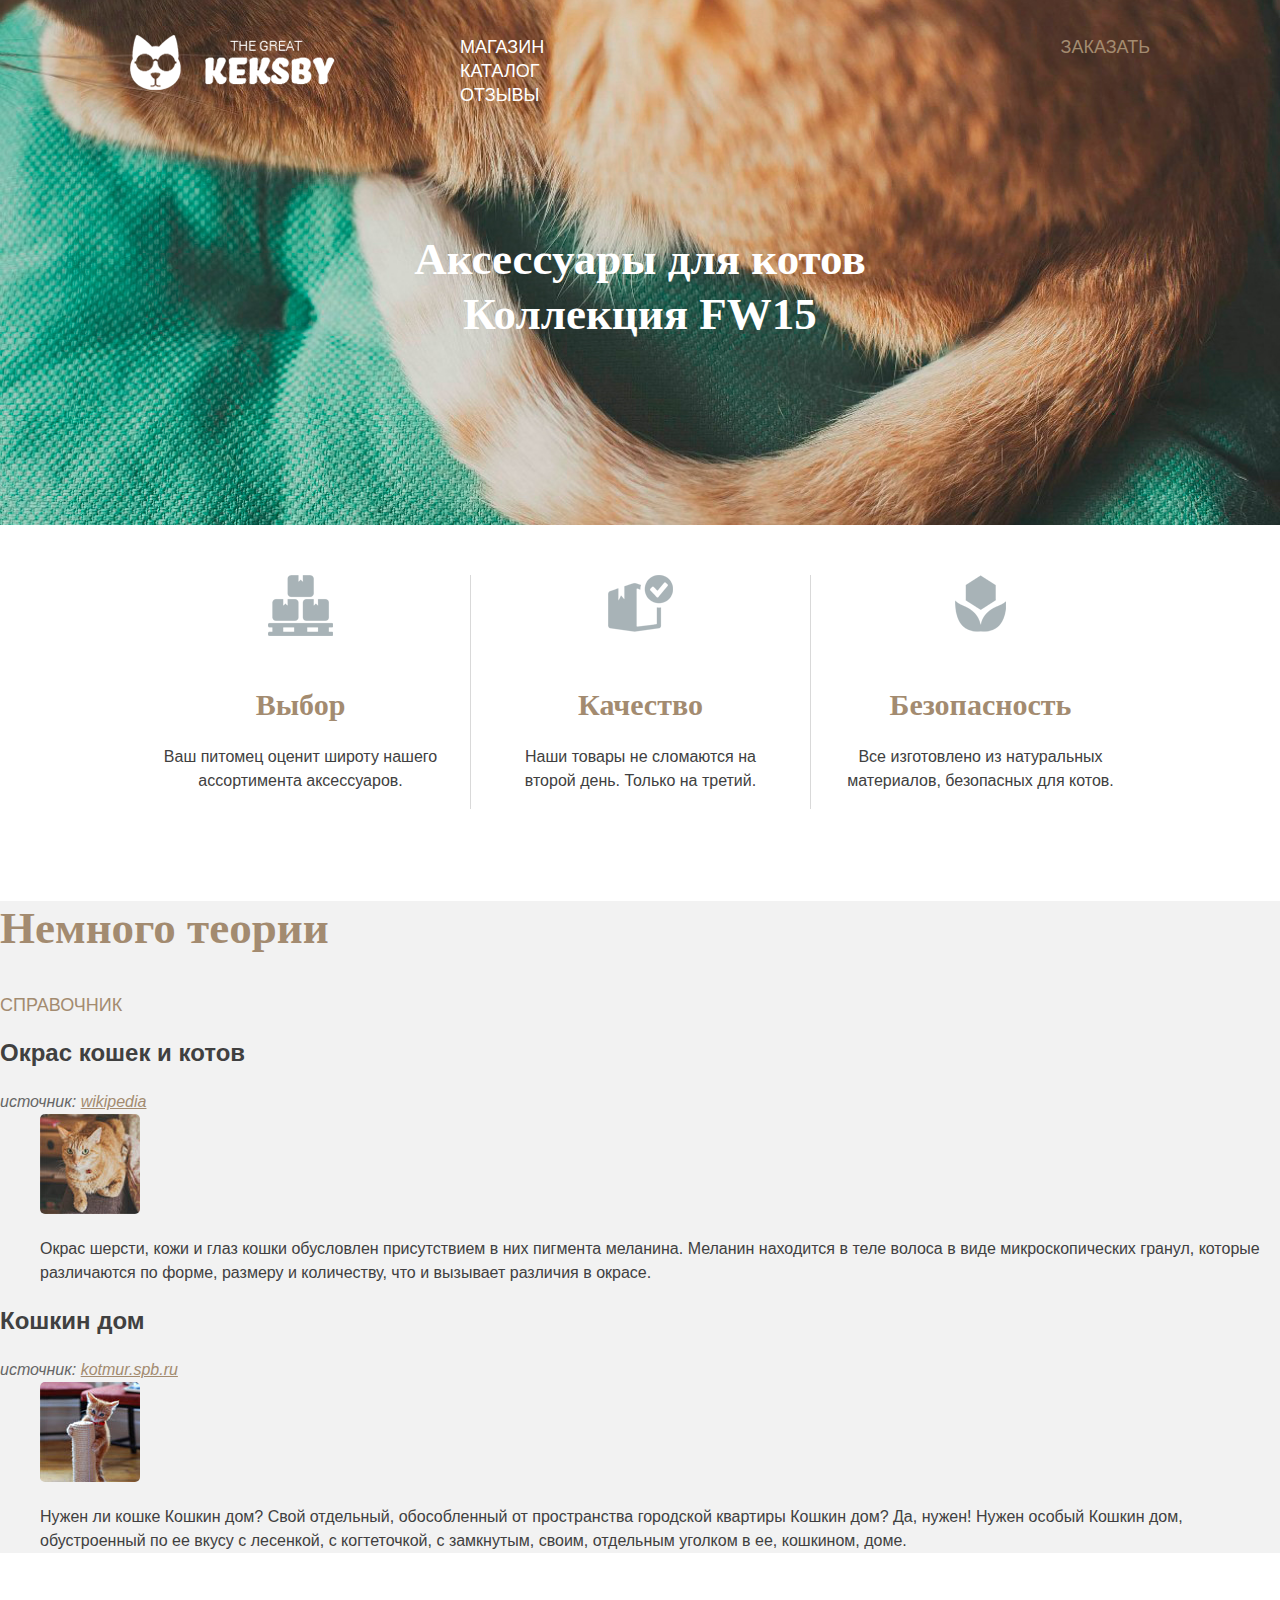
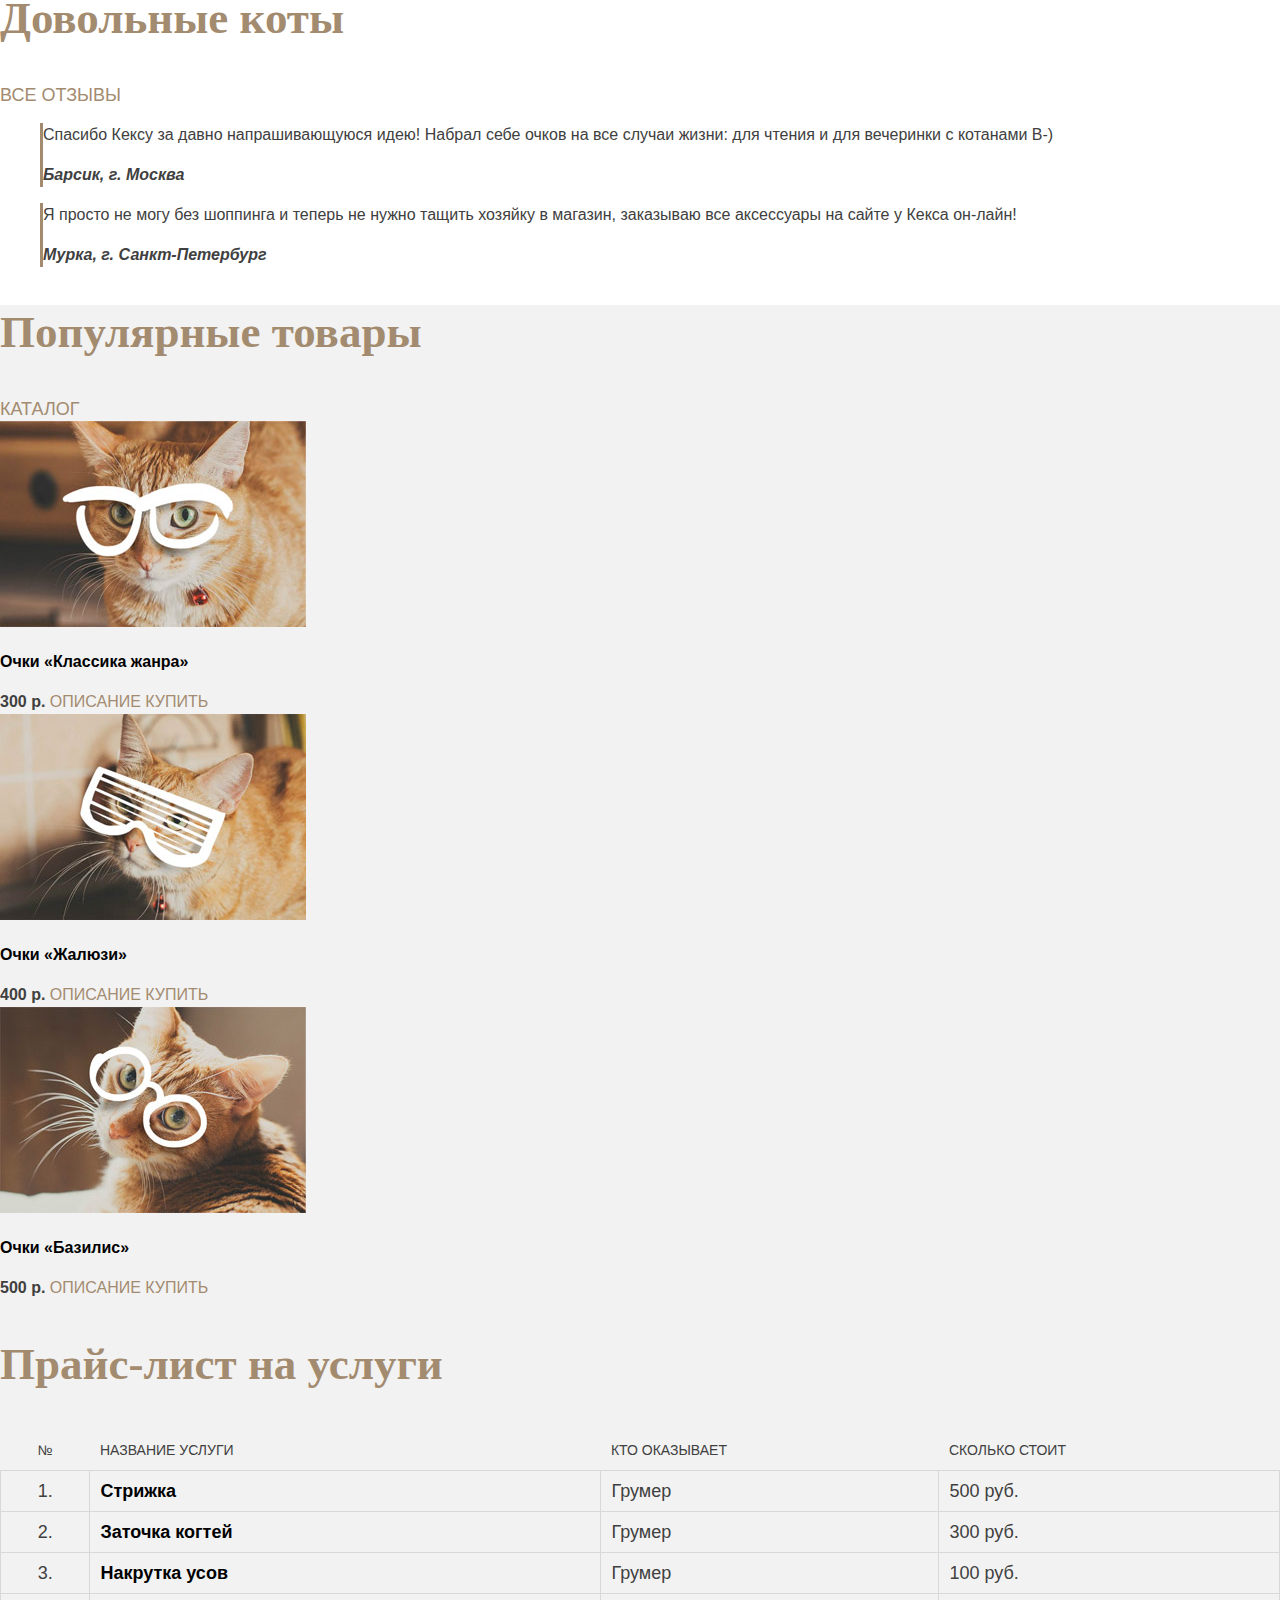
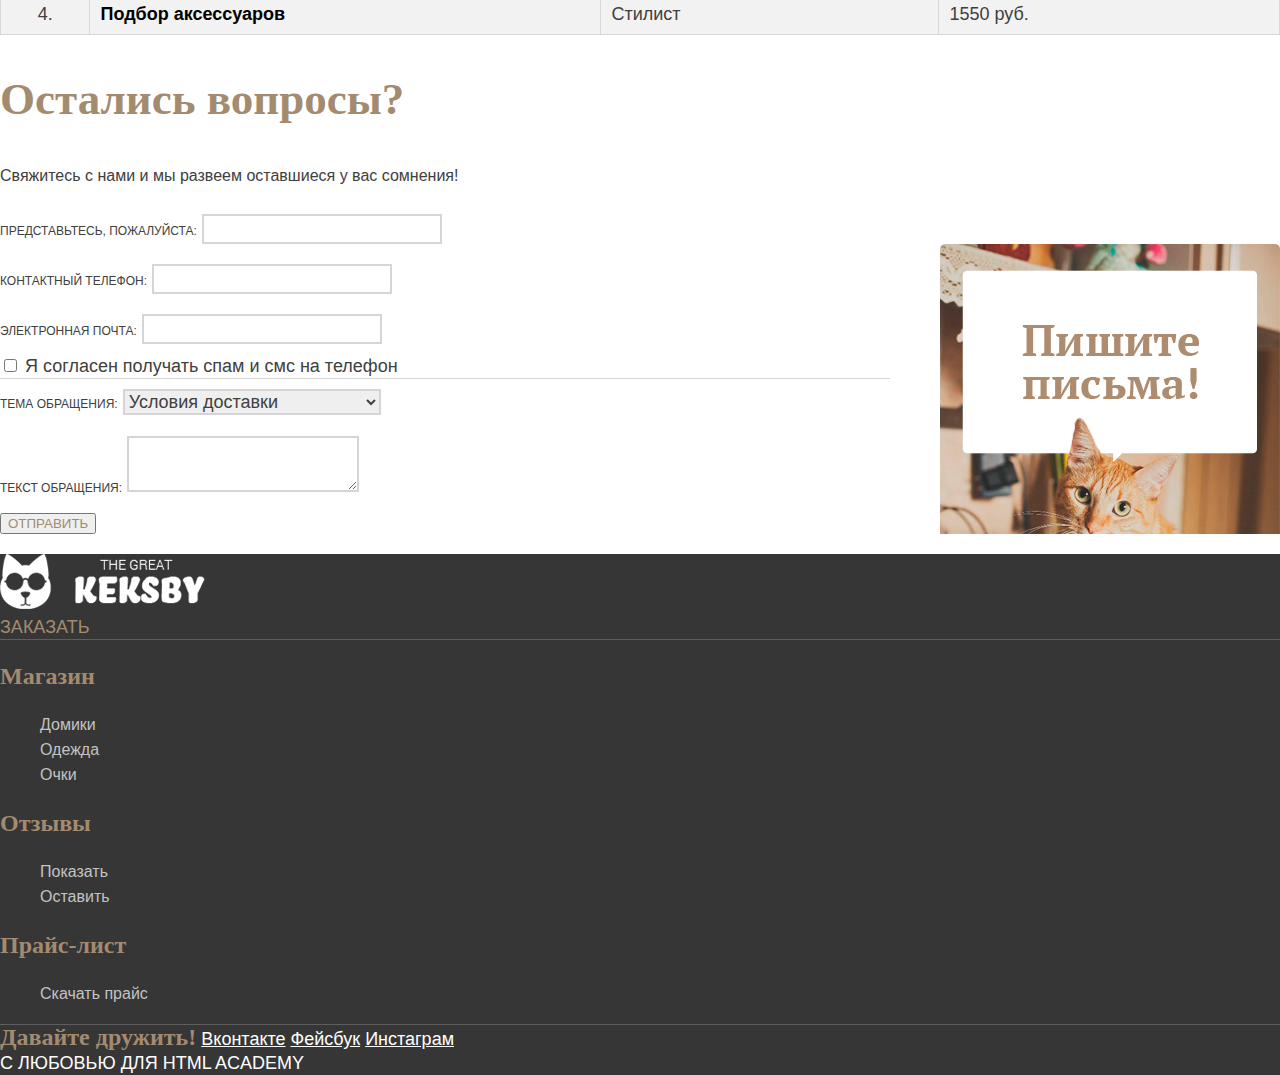
<file: index.html>
<!DOCTYPE HTML>
<html lang="ru">
  <head>
    <meta charset="utf-8">
    <title>The Great Keksby</title>
    <link rel="stylesheet" href="css/style.css">
  </head>
  <body>
    <div class="page-header">
      <div class="container">
        <div class="header-top clearfix">
          <div class="header-logo">
            <img src="img/logo.png" alt="The Great Keksby" width="205" height="55">
          </div>
          <ul class="main-nav">
            <li><a href="#">Магазин</a></li>
            <li><a href="#">Каталог</a></li>
            <li><a href="#">Отзывы</a></li>
          </ul>
          <a class="btn btn-quick-order" href="#">Заказать</a>
        </div>
        <div class="promo">
          <a href="#">Аксессуары для котов<br> Коллекция FW15</a>
        </div>
      </div>
    </div>    


    <div class="features">
      <div class="container">
        <ul class="clearfix">
          <li class="feature-item feature-choice">
            <h2 class="feature-title">Выбор</h2>
            <p>Ваш питомец оценит широту нашего ассортимента аксессуаров.</p>
          </li>
          <li class="feature-item feature-quality">
            <h2 class="feature-title">Качество</h2>
            <p>Наши товары не сломаются на второй день. Только на третий.</p>
          </li>
          <li class="feature-item feature-safety">
            <h2 class="feature-title">Безопасность</h2>
            <p>Все изготовлено из натуральных материалов, безопасных для котов.</p>
          </li>
        </ul>
      </div>
    </div>


    <div class="cat-reference">
      <h2 class="section-title">Немного теории</h2>
      <a class="btn" href="#" title="Открыть справочник">Справочник</a>
      <dl>
        <dt>
          <h3 class="reference-title">Окрас кошек и котов</h3>
          <i class="reference-source">источник: <a target="_blank" href="https://ru.wikipedia.org">wikipedia</a></i>
        </dt>
        <dd>
          <img src="img/article-1.jpg" alt="Окрас кошек и котов" width="100" height="100">
          <p>Окрас шерсти, кожи и глаз кошки обусловлен присутствием в них пигмента меланина. Меланин находится в теле волоса в виде микроскопических гранул, которые различаются по форме, размеру и количеству, что и вызывает различия в окрасе.</p>
        </dd>
        <dt>
          <h3 class="reference-title">Кошкин дом</h3>
          <i class="reference-source">источник: <a target="_blank" href="http://kotmur.spb.ru">kotmur.spb.ru</a></i>
        </dt>
        <dd>
          <img src="img/article-2.jpg" alt="Кошкин дом" width="100" height="100">
          <p>Нужен ли кошке Кошкин дом? Свой отдельный, обособленный от пространства городской квартиры Кошкин дом? Да, нужен! Нужен особый Кошкин дом, обустроенный по ее вкусу с лесенкой, с когтеточкой, с замкнутым, своим, отдельным уголком в ее, кошкином, доме.</p>
        </dd>
      </dl>
    </div>


    <div class="reviews">
      <h2 class="section-title">Довольные коты</h2>
      <a class="btn" href="#" title="Посмотреть все отзывы">Все отзывы</a>
      <div class="reviews-list">
        <blockquote class="review-item">
          <p>Спасибо Кексу за давно напрашивающуюся идею! Набрал себе очков на все случаи жизни: для чтения и для вечеринки с котанами B-)</p>
          <cite class="review-author">Барсик, г. Москва</cite>
        </blockquote>
        <blockquote class="review-item">
          <p>Я просто не могу без шоппинга и теперь не нужно тащить хозяйку в магазин, заказываю все аксессуары на сайте у Кекса он-лайн!</p>
          <cite class="review-author">Мурка, г. Санкт-Петербург</cite>
        </blockquote>
      </div>
    </div>


    <div class="popular-and-price">
      <h2 class=section-title>Популярные товары</h2>
      <a class="btn" href="#" title="Посмотреть все товары">Каталог</a>
      <div class="popular-items">
        <div class="catalog-item">
          <img src="img/glasses-1.jpg" alt="очки «Классика жанра»" width="306" height="206">
          <h3>Очки «Классика жанра»</h3>
          <b>300 р.</b>
          <a class="btn" href="#">Описание</a>
          <a class="btn" href="#">Купить</a>
        </div>
        <div class="catalog-item">
          <img src="img/glasses-2.jpg" alt="очки «Жалюзи»" width="306" height="206">
          <h3>Очки «Жалюзи»</h3>
          <b>400 р.</b>
          <a class="btn" href="#">Описание</a>
          <a class="btn" href="#">Купить</a>
        </div>
        <div class="catalog-item">
          <img src="img/glasses-3.jpg" alt="очки «Базилис»" width="306" height="206">
          <h3>Очки «Базилис»</h3>
          <b>500 р.</b>
          <a class="btn" href="#">Описание</a>
          <a class="btn" href="#">Купить</a>
        </div>
      </div>

      <h2 class="section-title">Прайс-лист на услуги</h2>
      <table class="price-list">
        <tr>
          <th class="price-number">№</th>
          <th>Название услуги</th>
          <th>Кто оказывает</th>
          <th>Сколько стоит</th>
        </tr>
        <tr>
          <td class="price-number">1.</td>
          <td class="price-name">Стрижка</td>
          <td>Грумер</td>
          <td>500 руб.</td>
        </tr>
        <tr>
          <td class="price-number">2.</td>
          <td class="price-name">Заточка когтей</td>
          <td>Грумер</td>
          <td>300 руб.</td>
        </tr>
        <tr>
          <td class="price-number">3.</td>
          <td class="price-name">Накрутка усов</td>
          <td>Грумер</td>
          <td>100 руб.</td>
        </tr>
        <tr>
          <td class="price-number">4.</td>
          <td class="price-name">Подбор аксессуаров</td>
          <td>Стилист</td>
          <td>1550 руб.</td>
        </tr>
      </table>
    </div>


    <div class="feedback">
      <h2 class="section-title">Остались вопросы?</h2>
      <p class="feedback-tip">Свяжитесь с нами и мы развеем оставшиеся у вас сомнения!</p>
      <form class="feedback-form" action="/keksby-mail" method="post">
        <div class="feedback-form-group">
          <label for="fullname">Представьтесь, пожалуйста:</label>
          <input type="text" name="fullname" id="fullname">
        </div>
        <div class="feedback-form-group">
          <label for="phone">Контактный телефон:</label>
          <input type="text" name="phone" id="phone">
        </div>
        <div class="feedback-form-group">
          <label for="email">Электронная почта:</label>
          <input type="text" name="email" id="email">
        </div>
        <div class="checkbox-area">
          <label>
            <input type="checkbox" name="subscription">
            Я согласен получать спам и смс на телефон
          </label>
        </div>
        <div class="feedback-form-group">
          <label for="topic">Тема обращения:</label>
          <select name="topic" id="topic">
            <option value="1">Условия доставки</option>
            <option value="2">Возврат товара</option>
            <option value="3">Жалоба в Роспотребнадзор</option>
          </select>
        </div>
        <div class="feedback-form-group">
          <label for="message">Текст обращения:</label>
          <textarea name="message" id="message"></textarea>
        </div>
        <input type="submit" class="btn" value="Отправить">
      </form>
    </div>


    <div class="page-footer">
      <div class="footer-top">
        <div class="footer-logo">
          <img src="img/logo.png" alt="The Great Keksby" width="205" height="55">
        </div>
        <a class="btn" href="#">Заказать</a>
      </div>

      <div class="footer-middle">
        <div class="footer-menu">
          <h3>Магазин</h3>
          <ul>
            <li><a href="#">Домики</a></li>
            <li><a href="#">Одежда</a></li>
            <li><a href="#">Очки</a></li>
          </ul>
        </div>
        <div class="footer-menu">
          <h3>Отзывы</h3>
          <ul>
            <li><a href="#">Показать</a></li>
            <li><a href="#">Оставить</a></li>
          </ul>
        </div>
        <div class="footer-menu">
          <h3>Прайс-лист</h3>
          <ul>
            <li><a href="#">Скачать прайс</a></li>
          </ul>
        </div>
      </div>

      <div class="footer-bottom">
        <div class="footer-social">
          <b>Давайте дружить!</b>
          <a class="social-btn" href="https://vk.com/htmlacademy">Вконтакте</a>
          <a class="social-btn" href="https://facebook.com/htmlacademy">Фейсбук</a>
          <a class="social-btn" href="https://instagram.com/htmlacademy">Инстаграм</a>
        </div>

        <div class="footer-copyright">
          С <span class="heart">любовью</span> для <a href="https://htmlacademy.ru">HTML Academy</a>
        </div>
      </div>
    </div>

  </body>
</html>
</file>
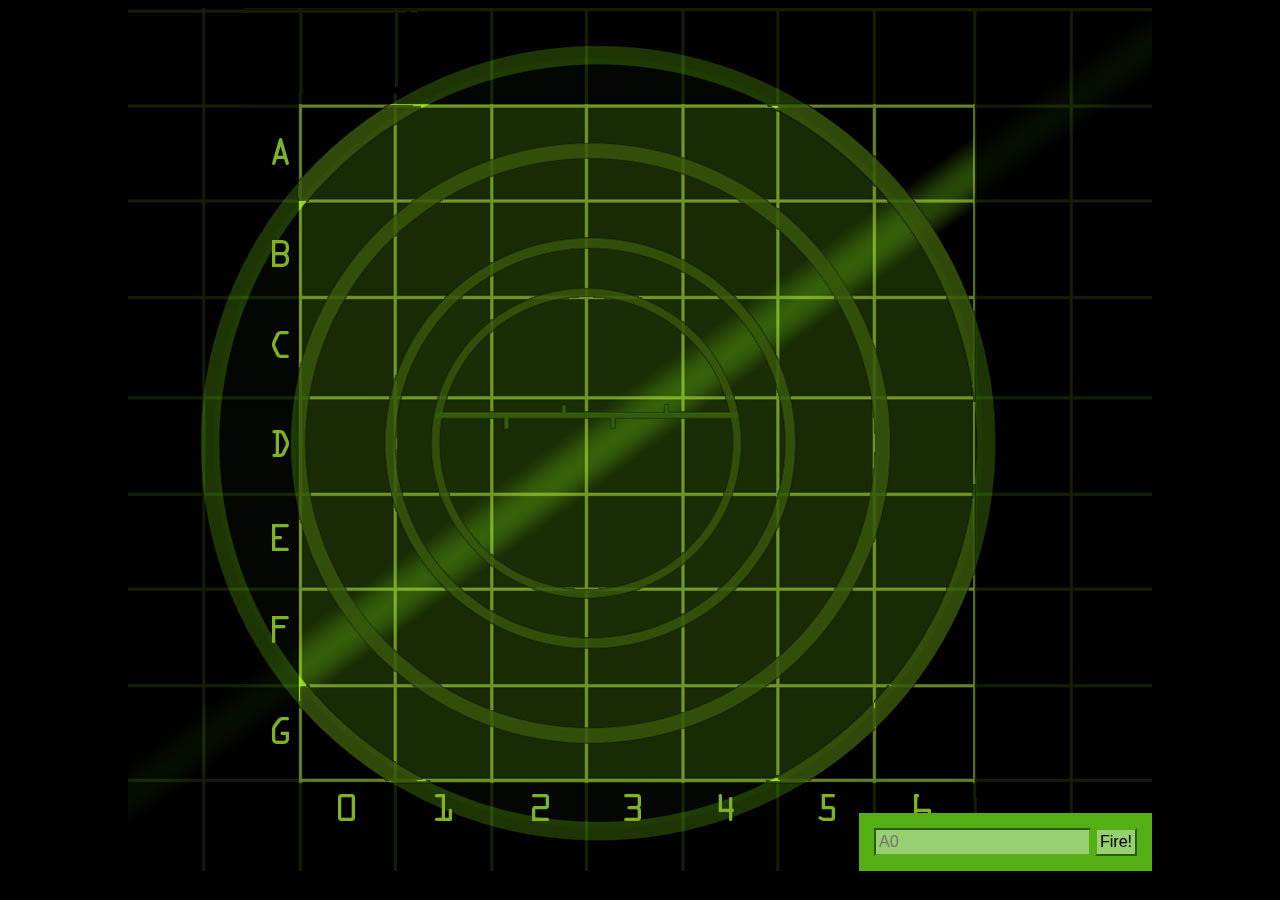
<file: battleship/index.html>
<!DOCTYPE html>
<html lang="en">
<head>
	<meta charset="UTF-8">
	<title>Battleship</title>
	<link rel="stylesheet" href="css/style.css">
</head>
<body>
	<div id="board">
		<div id="messageArea"></div>
		<table>
			<tr>
				<td id="00"></td>
				<td id="01"></td>
				<td id="02"></td>
				<td id="03"></td>
				<td id="04"></td>
				<td id="05"></td>
				<td id="06"></td>
			</tr>
			<tr>
				<td id="10"></td>
				<td id="11"></td>
				<td id="12"></td>
				<td id="13"></td>
				<td id="14"></td>
				<td id="15"></td>
				<td id="16"></td>
			</tr>
			<tr>
				<td id="20"></td>
				<td id="21"></td>
				<td id="22"></td>
				<td id="23"></td>
				<td id="24"></td>
				<td id="25"></td>
				<td id="26"></td>
			</tr>
			<tr>
				<td id="30"></td>
				<td id="31"></td>
				<td id="32"></td>
				<td id="33"></td>
				<td id="34"></td>
				<td id="35"></td>
				<td id="36"></td>
			</tr>
			<tr>
				<td id="40"></td>
				<td id="41"></td>
				<td id="42"></td>
				<td id="43"></td>
				<td id="44"></td>
				<td id="45"></td>
				<td id="46"></td>
			</tr>
			<tr>
				<td id="50"></td>
				<td id="51"></td>
				<td id="52"></td>
				<td id="53"></td>
				<td id="54"></td>
				<td id="55"></td>
				<td id="56"></td>
			</tr>
			<tr>
				<td id="60"></td>
				<td id="61"></td>
				<td id="62"></td>
				<td id="63"></td>
				<td id="64"></td>
				<td id="65"></td>
				<td id="66"></td>
			</tr>
		</table>
		<form action="">
			<input type="text" id="guessInput" placeholder="A0">
			<input type="button" id="fireButton" value="Fire!">
		</form>
	</div>
	<script src="js/battleship.js"></script>
</body>
</html>
</file>
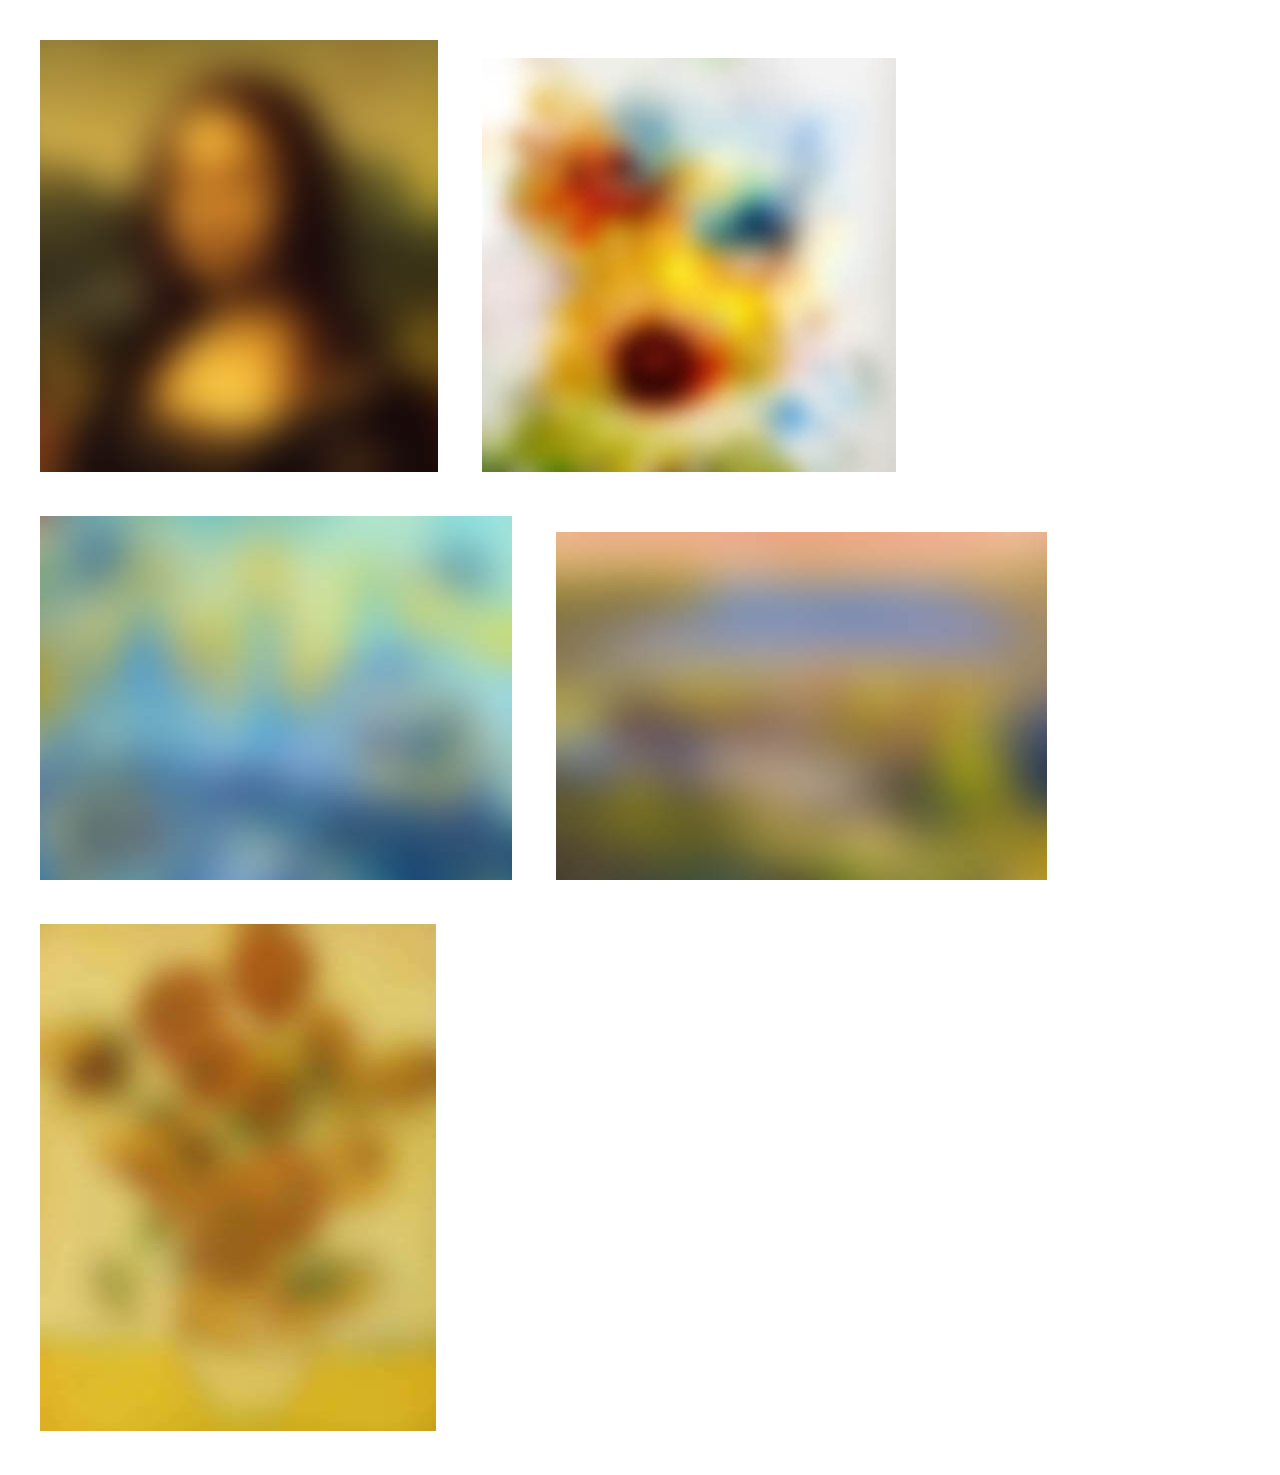
<file: image-guess/index.html>
<!DOCTYPE html>
<html lang="en">
	<head>
		<meta charset="UTF-8">
		<title>Image Guess</title>
		<style>
			body {
				margin: 20px;
			}
			img {
				margin: 20px;
				cursor: pointer;
			}
		</style>
	</head>
	<body>
		<img id="zero" src="img/zeroblur.jpg" alt="">
		<img id="two" src="img/twoblur.jpg" alt="">
		<img id="three" src="img/threeblur.jpg" alt="">
		<img id="four" src="img/fourblur.jpg" alt="">
		<img id="five" src="img/fiveblur.jpg" alt="">
	</body>
	<script>
		var images = document.getElementsByTagName("img");
		for (var i = 0; i < images.length; i++) {
			images[i].onclick = showAnswer;
		}		

		function showAnswer(e) {
			var image = e.target;
			image.src = "img/" + image.id + ".jpg";

			setTimeout(reblur, 2000, image);
		}

		function reblur(image) {
			image.src = "img/" + image.id + "blur.jpg";
		}
	</script>
</html>
</file>
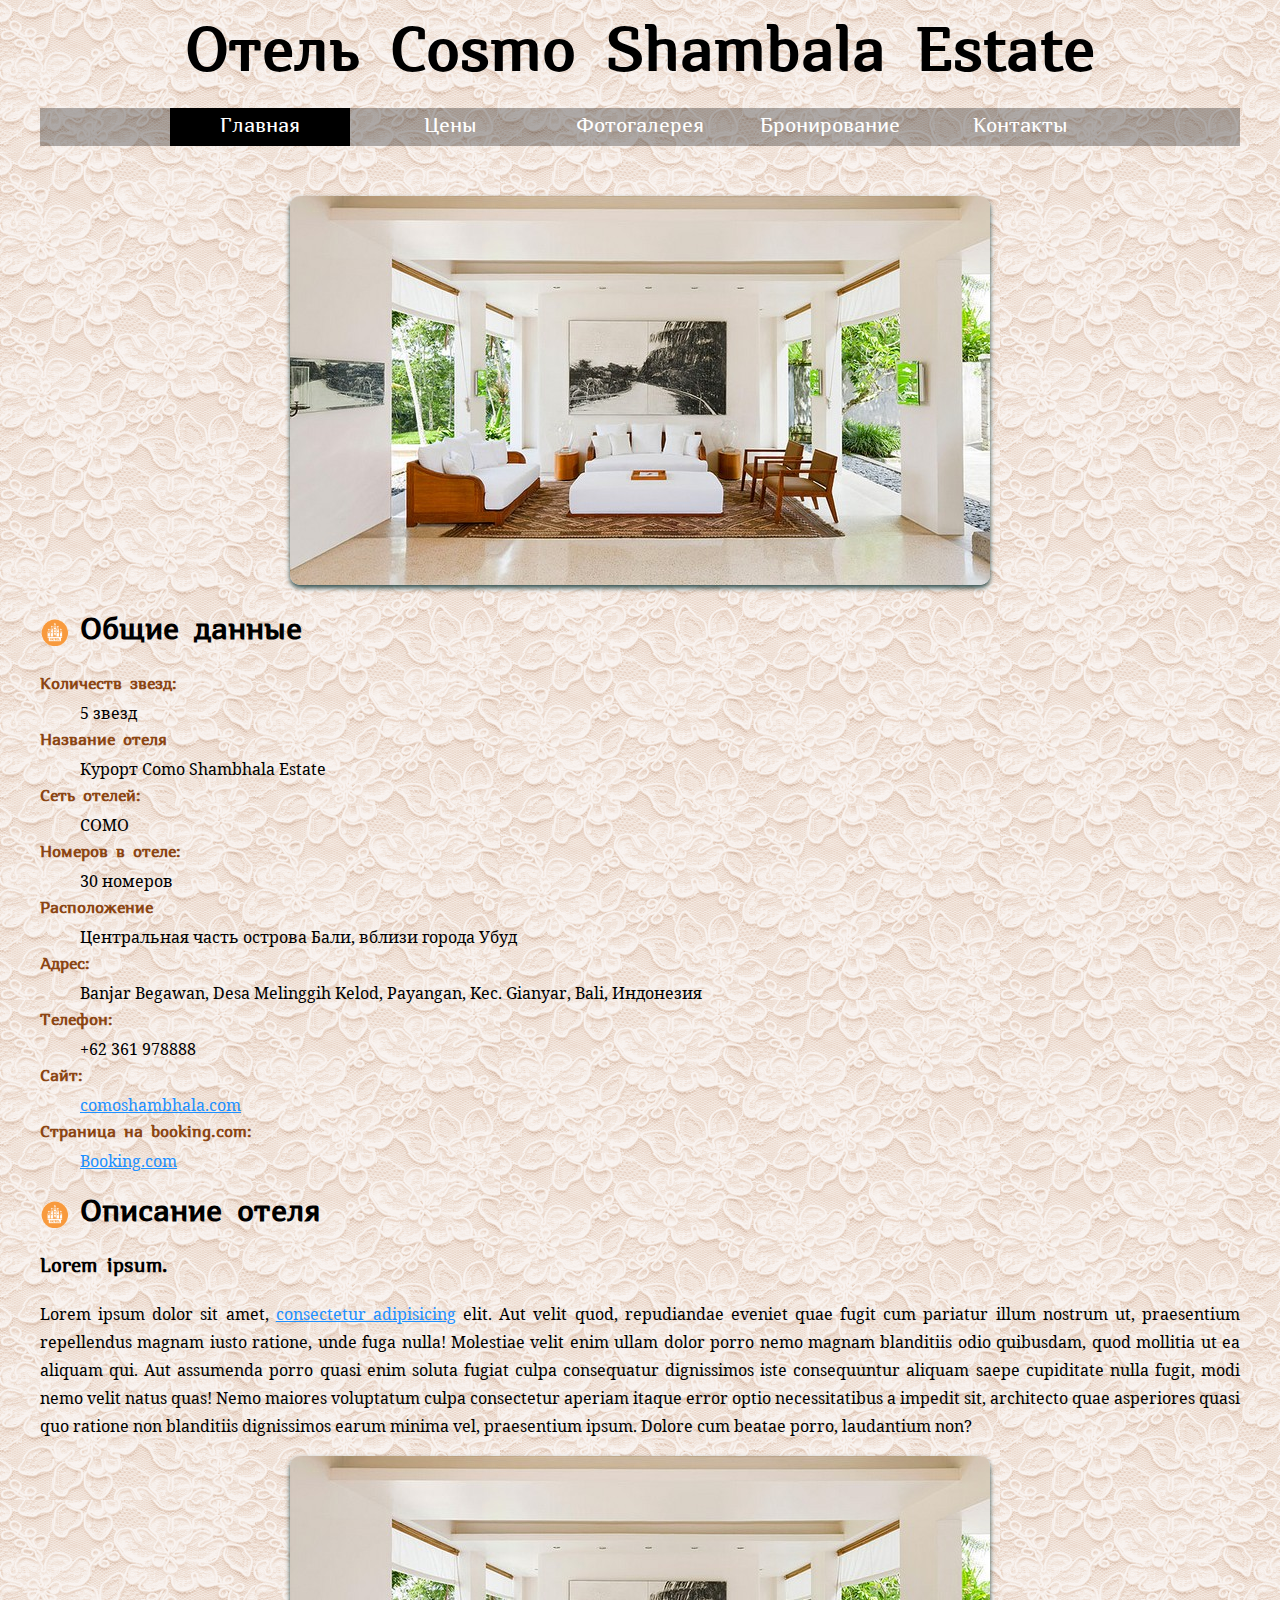
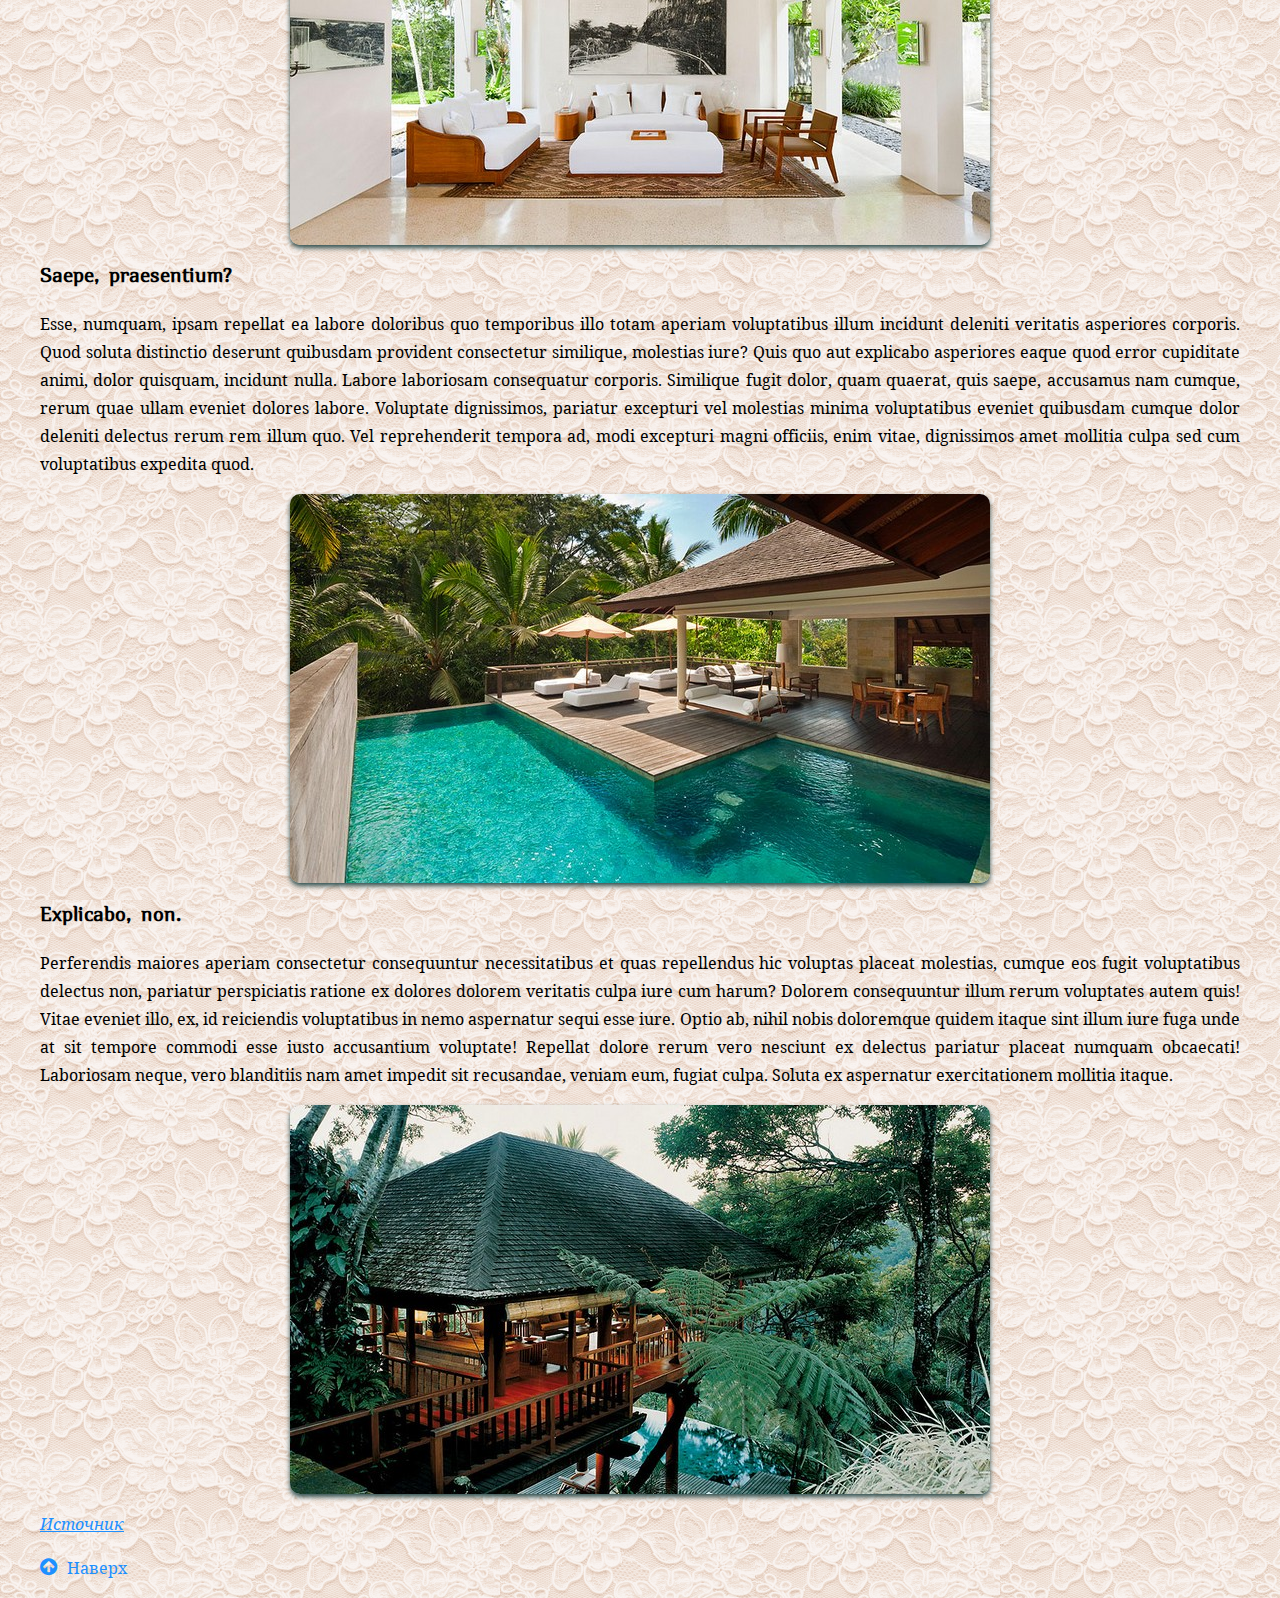
<file: webcademy/minisite/index.html>
<!DOCTYPE html>
<html lang="ru">

<head>
  <meta charset="UTF-8">
  <title>Отель Cosmo Shambala Estate</title>
  <link rel="stylesheet" href="fonts/anahit/anahit.css">
  <link rel="stylesheet" href="fonts/notoserif/notoserif.css">
  <link rel="stylesheet" href="fonts/font-awesome/css/font-awesome.min.css">
  <link rel="stylesheet" href="css/style.css">
</head>

<body id="main-page">
  <div class="wrapper">
    <header>
      <h1>Отель Cosmo Shambala Estate</h1>
        <ul class="navigation">
          <li><a class="to-main" href="index.html">Главная</a></li>
          <li><a class="to-price" href="price.html">Цены</a></li>
          <li><a class="to-photo" href="photo.html">Фотогалерея</a></li>
          <li><a class="to-booking" href="booking.html">Бронирование</a></li>
          <li><a class="to-contacts" href="contacs.html">Контакты</a></li>
        </ul>   
      <img src="img/001.jpg" alt="Фотография - Отель Cosmo Shambala Estate">
    </header>

    <main>
      <h2>Общие данные</h2>

      <dl>
        <dt><strong>Количеств звезд:</strong></dt>
        <dd>5 звезд</dd>

        <dt><strong>Название отеля</strong></dt>
        <dd>Курорт Como Shambhala Estate</dd>
        
        <dt><strong>Сеть отелей:</strong></dt>
        <dd>COMO</dd>

        <dt><strong>Номеров в отеле:</strong></dt>
        <dd>30 номеров</dd>

        <dt><strong>Расположение</strong></dt>
        <dd>Центральная часть острова Бали, вблизи города Убуд</dd>

        <dt><strong>Адрес:</strong></dt>
        <dd>Banjar Begawan, Desa Melinggih Kelod, Payangan, Kec. Gianyar, Bali, Индонезия</dd>

        <dt><strong>Телефон:</strong></dt>
        <dd>+62 361 978888</dd>     

        <dt><strong>Сайт:</strong></dt>
        <dd><a href="http://www.comoshambhala.com/" target="_blank">comoshambhala.com</a></dd>

        <dt><strong>Страница на booking.com:</strong></dt>
        <dd><a href="http://www.booking.com/hotel/id/como-shambhala-estate.ru.html" target="_blank">Booking.com</a></dd>      
      </dl>

      <h2>Описание отеля</h2>

      <h3>Lorem ipsum.</h3>
      <p>Lorem ipsum dolor sit amet, <a href="#">consectetur adipisicing</a> elit. Aut velit quod, repudiandae eveniet quae fugit cum pariatur illum nostrum ut, praesentium repellendus magnam iusto ratione, unde fuga nulla! Molestiae velit enim ullam dolor porro nemo magnam blanditiis odio quibusdam, quod mollitia ut ea aliquam qui. Aut assumenda porro quasi enim soluta fugiat culpa consequatur dignissimos iste consequuntur aliquam saepe cupiditate nulla fugit, modi nemo velit natus quas! Nemo maiores voluptatum culpa consectetur aperiam itaque error optio necessitatibus a impedit sit, architecto quae asperiores quasi quo ratione non blanditiis dignissimos earum minima vel, praesentium ipsum. Dolore cum beatae porro, laudantium non?</p>
      <img class="img_desc" src="img/001.jpg" alt="Lorem ipsum.">

      <h3>Saepe, praesentium?</h3>
      <p>Esse, numquam, ipsam repellat ea labore doloribus quo temporibus illo totam aperiam voluptatibus illum incidunt deleniti veritatis asperiores corporis. Quod soluta distinctio deserunt quibusdam provident consectetur similique, molestias iure? Quis quo aut explicabo asperiores eaque quod error cupiditate animi, dolor quisquam, incidunt nulla. Labore laboriosam consequatur corporis. Similique fugit dolor, quam quaerat, quis saepe, accusamus nam cumque, rerum quae ullam eveniet dolores labore. Voluptate dignissimos, pariatur excepturi vel molestias minima voluptatibus eveniet quibusdam cumque dolor deleniti delectus rerum rem illum quo. Vel reprehenderit tempora ad, modi excepturi magni officiis, enim vitae, dignissimos amet mollitia culpa sed cum voluptatibus expedita quod.</p>
      <img class="img_desc" src="img/002.jpg" alt="Lorem ipsum.">

      <h3>Explicabo, non.</h3>
      <p>Perferendis maiores aperiam consectetur consequuntur necessitatibus et quas repellendus hic voluptas placeat molestias, cumque eos fugit voluptatibus delectus non, pariatur perspiciatis ratione ex dolores dolorem veritatis culpa iure cum harum? Dolorem consequuntur illum rerum voluptates autem quis! Vitae eveniet illo, ex, id reiciendis voluptatibus in nemo aspernatur sequi esse iure. Optio ab, nihil nobis doloremque quidem itaque sint illum iure fuga unde at sit tempore commodi esse iusto accusantium voluptate! Repellat dolore rerum vero nesciunt ex delectus pariatur placeat numquam obcaecati! Laboriosam neque, vero blanditiis nam amet impedit sit recusandae, veniam eum, fugiat culpa. Soluta ex aspernatur exercitationem mollitia itaque.</p>
      <img class="img_desc" src="img/003.jpg" alt="Lorem ipsum.">
    </main>        

    <p><a href="http://kayrosblog.ru/post185824712" target="_blank"><em>Источник</em></a></p>

    <p><a href="#top"><i class="fa fa-arrow-circle-up" aria-hidden="true"></i>Наверх</a></p>
  </div>            
</body>
</html>
</file>
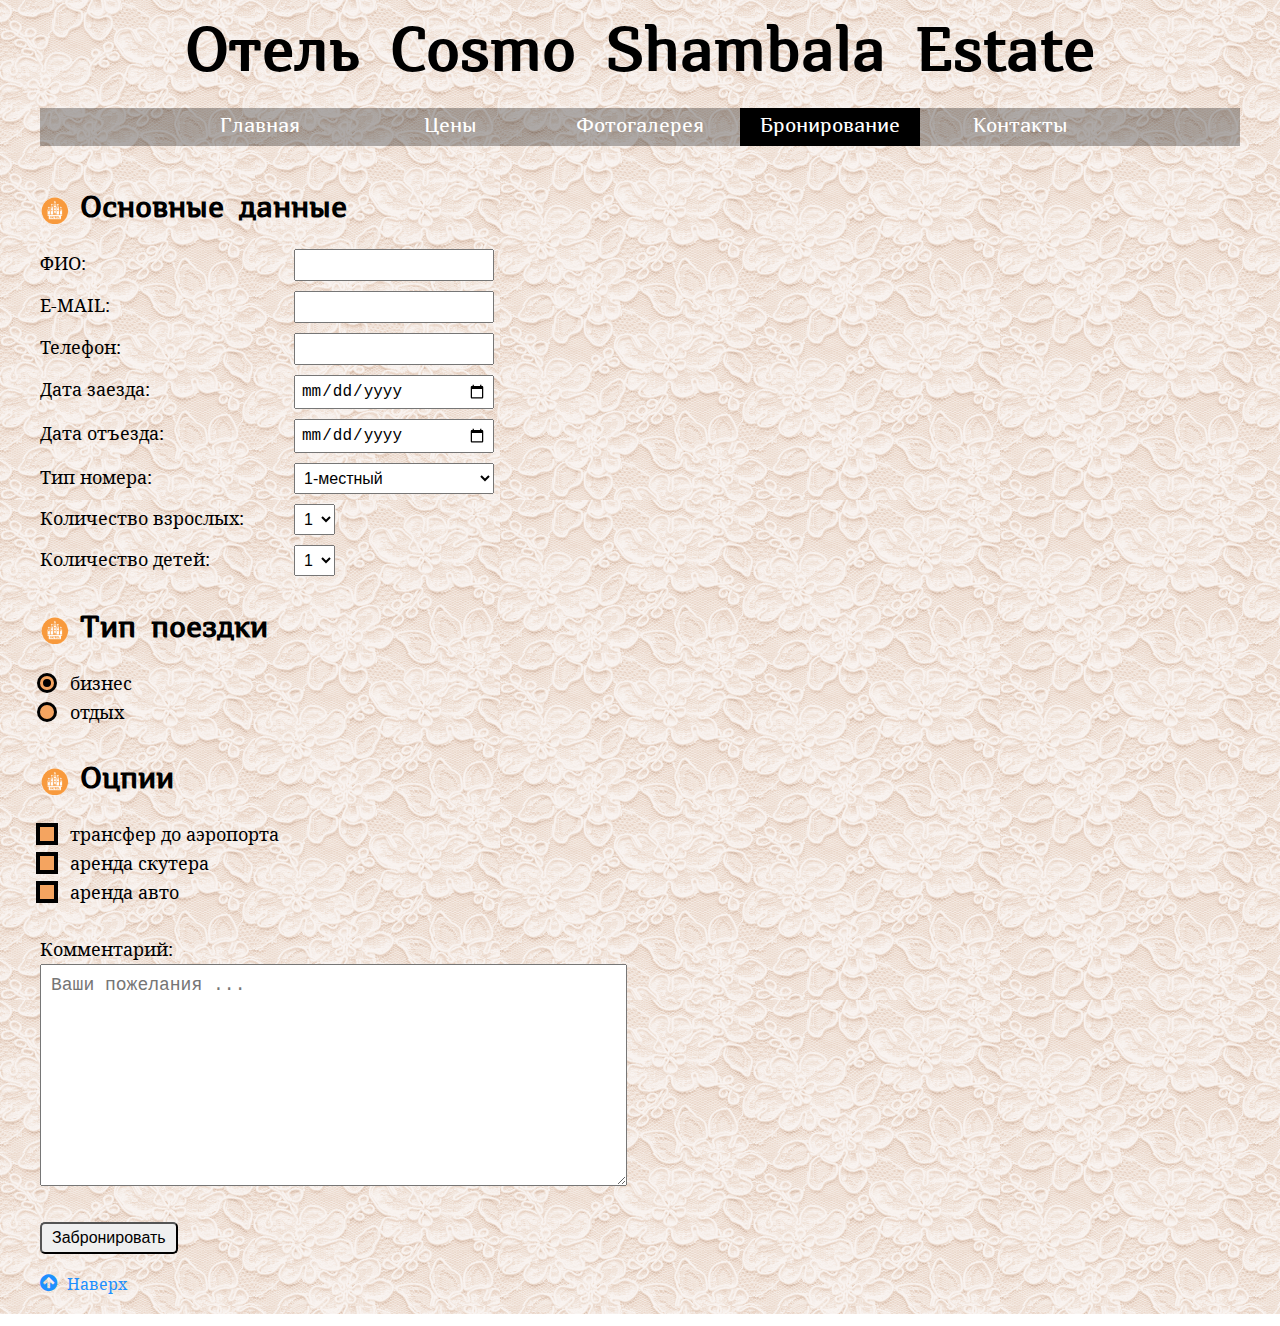
<file: webcademy/minisite/booking.html>
<!DOCTYPE html>
<html lang="ru">

<head>
  <meta charset="UTF-8">
  <title>Бронирование</title>
  <link rel="stylesheet" href="fonts/anahit/anahit.css">
  <link rel="stylesheet" href="fonts/notoserif/notoserif.css">
  <link rel="stylesheet" href="fonts/font-awesome/css/font-awesome.min.css">
  <link rel="stylesheet" href="css/style.css">
</head>

<body id="booking-page">
  <div class="wrapper">
    <header>
      <h1>Отель Cosmo Shambala Estate</h1>
      <ul class="navigation">
        <li><a class="to-main" href="index.html">Главная</a></li>
        <li><a class="to-price" href="price.html">Цены</a></li>
        <li><a class="to-photo" href="photo.html">Фотогалерея</a></li>
        <li><a class="to-booking" href="booking.html">Бронирование</a></li>
        <li><a class="to-contacts" href="contacs.html">Контакты</a></li>
      </ul>
    </header>

    <main>
      <form action="some_script.php">
        <h2>Основные данные</h2>
        <div class="main-form-item">
          <label for="name">ФИО:</label>
          <input type="text" name="fio" id="name" required>
        </div>
        <div class="main-form-item">
          <label for="email">E-MAIL:</label>
          <input type="email" name="email" id="email" required>
        </div>
        <div class="main-form-item">
          <label for="phone">Телефон:</label>
          <input type="tel" name="phone" id="phone" required>
        </div>
        <div class="main-form-item">
          <label for="date_in">Дата заезда:</label>
          <input type="date" name="date_in" id="date_in" required>
        </div>
        <div class="main-form-item">
          <label for="date_out">Дата отъезда:</label>
          <input type="date" name="date_out" id="date_out" required>
        </div>
        <div class="main-form-item">
          <label for="type_room">Тип номера:</label>
          <select name="type_room" id="type_room">
            <option value="1">1-местный</option>
            <option value="2">2-местный</option>
            <option value="3">3-местный</option>
            <option value="4">4-местный</option>
          </select>
        </div>
        <div class="main-form-item form-quantity">
          <label for="adults">Количество взрослых:</label>
          <select name="adults" id="adults">
            <option value="1">1</option>
            <option value="2">2</option>
            <option value="3">3</option>
            <option value="4">4</option>
          </select>
        </div>
        <div class="main-form-item form-quantity">
          <label for="kids">Количество детей:</label>
          <select name="kids" id="kids">
            <option value="1">1</option>
            <option value="2">2</option>
            <option value="3">3</option>
            <option value="4">4</option>
          </select>
        </div>

        <h2>Тип поездки</h2>
        <input type="radio" id="type_business" name="type_trip" checked>
        <label for="type_business">бизнес</label>
        <br>

        <input type="radio" id="type_rest" name="type_trip">
        <label for="type_rest">отдых</label>
        <br>

        <h2>Оцпии</h2>
        <input type="checkbox" id="option_1" name="option_1">
        <label for="option_1">трансфер до аэропорта</label>
        <br>

        <input type="checkbox" id="option_2" name="option_2">
        <label for="option_2">аренда скутера</label>
        <br>

        <input type="checkbox" id="option_3" name="option_3">
        <label for="option_3">аренда авто</label>
        <br><br>

        <label for="comment">Комментарий: </label>
        <br>

        <textarea name="comment" id="comment" cols="50" rows="10" placeholder="Ваши пожелания ..."></textarea>
        <br><br>

        <input type="submit" value="Забронировать">
      </form>
    </main>

    <p><a href="#top"><i class="fa fa-arrow-circle-up" aria-hidden="true"></i>Наверх</a></p>
  </div>
</body>

</html>
</file>
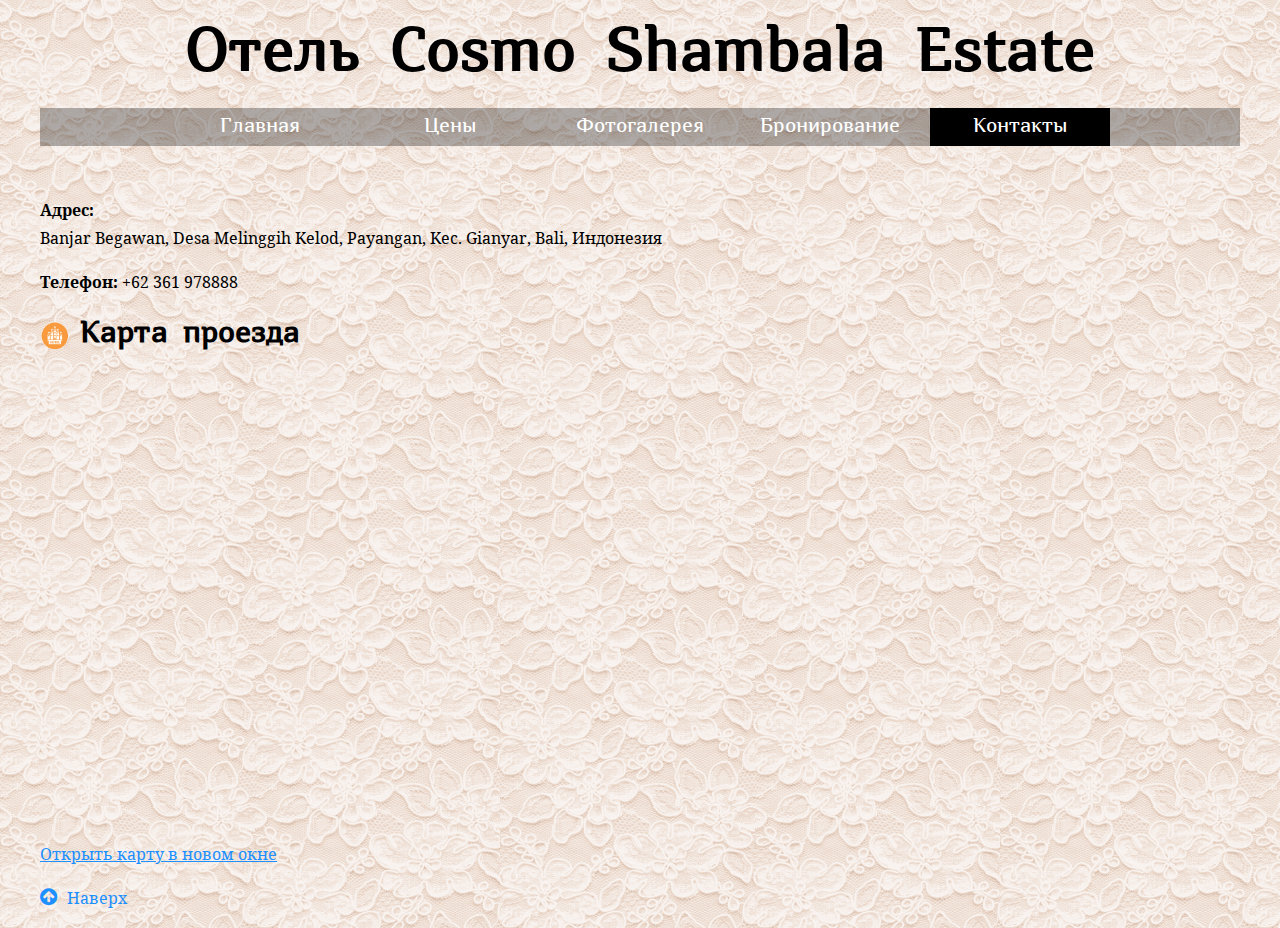
<file: webcademy/minisite/contacs.html>
<!DOCTYPE html>
<html lang="ru">
<head>
	<meta charset="UTF-8">
	<title>Контакты</title>
  <link rel="stylesheet" href="fonts/anahit/anahit.css">
  <link rel="stylesheet" href="fonts/notoserif/notoserif.css">
  <link rel="stylesheet" href="fonts/font-awesome/css/font-awesome.min.css">
  <link rel="stylesheet" href="css/style.css">	
</head>

<body id="contacts-page">
  <div class="wrapper"> 
    <header>  
      <h1>Отель Cosmo Shambala Estate</h1>

      <ul class="navigation">
          <li><a class="to-main" href="index.html">Главная</a></li>
          <li><a class="to-price" href="price.html">Цены</a></li>
          <li><a class="to-photo" href="photo.html">Фотогалерея</a></li>
          <li><a class="to-booking" href="booking.html">Бронирование</a></li>
          <li><a class="to-contacts" href="contacs.html">Контакты</a></li>
      </ul>	
    </header>
    <main>
      <p><strong>Адрес:</strong><br>Banjar Begawan, Desa Melinggih Kelod, Payangan, Kec. Gianyar, Bali, Индонезия</p>
    	<p><strong>Телефон:</strong> +62 361 978888</p>

	    <h2>Карта проезда</h2>

      <iframe src="https://www.google.com/maps/embed?pb=!1m18!1m12!1m3!1d505064.3905600311!2d114.96969303997948!3d-8.517282021844935!2m3!1f0!2f0!3f0!3m2!1i1024!2i768!4f13.1!3m3!1m2!1s0x2dd223aaaf09c597%3A0xd9697a3af62777ad!2sCOMO+Shambhala+Estate!5e0!3m2!1sru!2s!4v1463824017643" height="450" style="border:0; width: 100%" allowfullscreen></iframe>

      <p><a href="https://goo.gl/maps/1neioApRcDU2" target="_blank">Открыть карту в новом окне</a></p>    
    </main>
    
    <p><a href="#top"><i class="fa fa-arrow-circle-up" aria-hidden="true"></i>Наверх</a></p>
	</div>
</body>
</html>
</file>
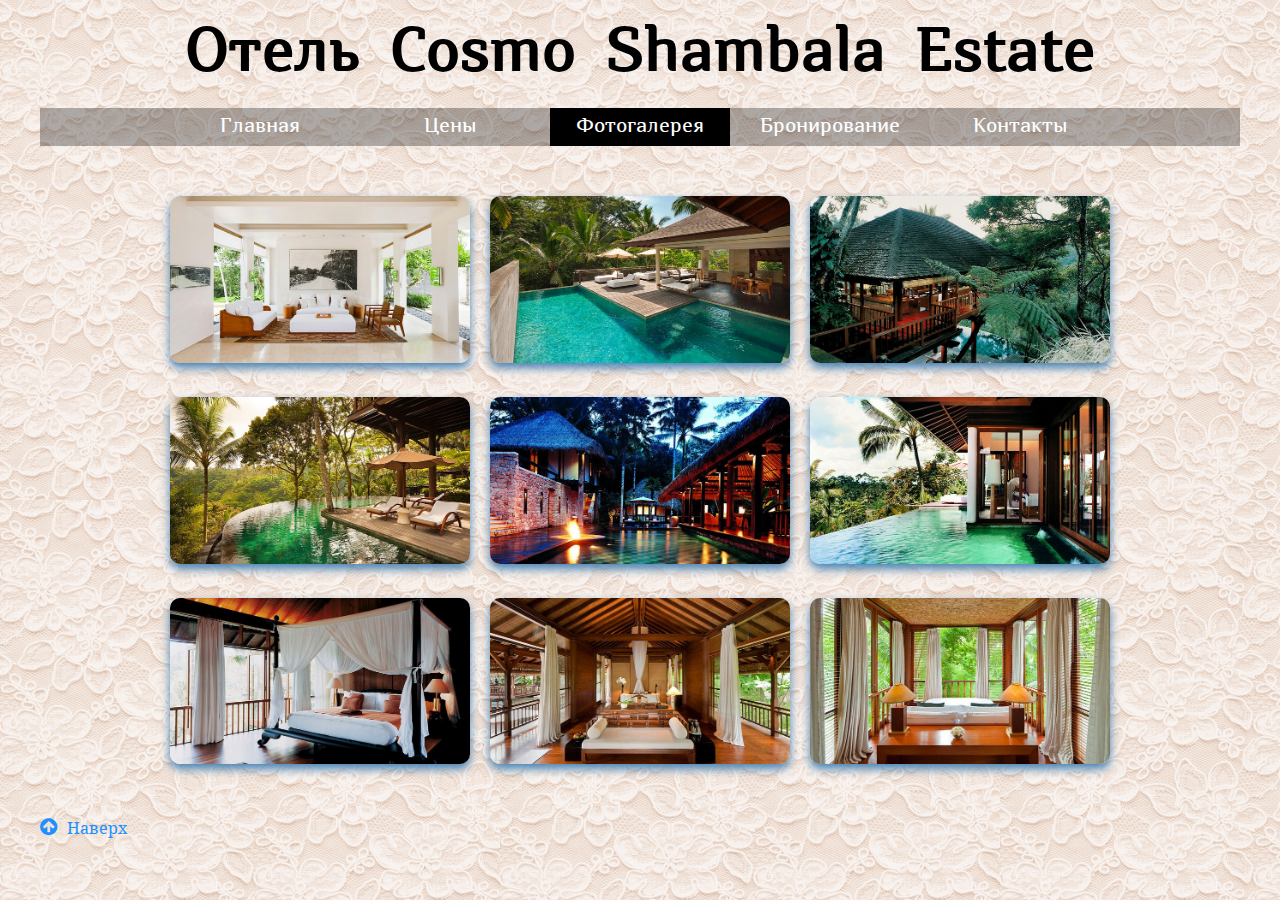
<file: webcademy/minisite/photo.html>
<!DOCTYPE html>
<html lang="ru">

<head>
  <meta charset="UTF-8">
  <title>Фото</title>
  <link rel="stylesheet" href="fonts/anahit/anahit.css">
  <link rel="stylesheet" href="fonts/notoserif/notoserif.css">
  <link rel="stylesheet" href="fonts/font-awesome/css/font-awesome.min.css">
  <link rel="stylesheet" href="css/style.css">
</head>

<body id="photo-page">
  <div class="wrapper">
    <header>
      <h1>Отель Cosmo Shambala Estate</h1>
      <ul class="navigation">
          <li><a class="to-main" href="index.html">Главная</a></li>
          <li><a class="to-price" href="price.html">Цены</a></li>
          <li><a class="to-photo" href="photo.html">Фотогалерея</a></li>
          <li><a class="to-booking" href="booking.html">Бронирование</a></li>
          <li><a class="to-contacts" href="contacs.html">Контакты</a></li>
      </ul>
      </header>

      <main>
	      <div class="photo_block">
          <img src="img/001.jpg" alt="Lorem">
          <img src="img/002.jpg" alt="Lorem">
          <img src="img/003.jpg" alt="Lorem">
          <img src="img/004.jpg" alt="Lorem">
          <img src="img/005.jpg" alt="Lorem">
          <img src="img/006.jpg" alt="Lorem">
          <img src="img/007.jpg" alt="Lorem">
          <img src="img/008.jpg" alt="Lorem">
          <img src="img/009.jpg" alt="Lorem">
	      </div>
      </main>

      <p><a href="#top"><i class="fa fa-arrow-circle-up" aria-hidden="true"></i>Наверх</a></p>
    </div>
</body>
</html>
</file>
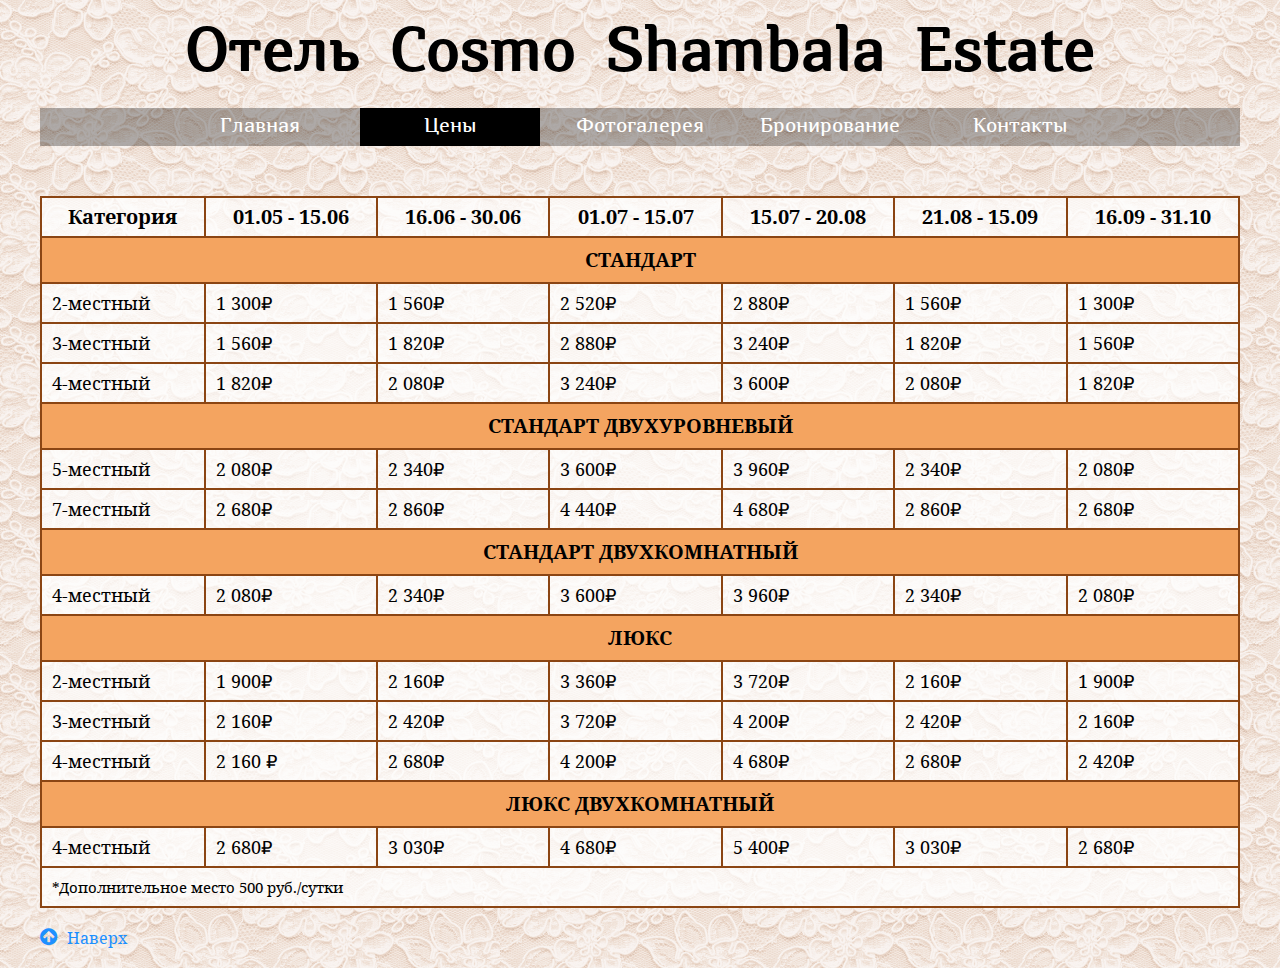
<file: webcademy/minisite/price.html>
<!DOCTYPE html>
<html lang="ru">

<head>
  <meta charset="UTF-8">
  <title>Цены</title>
  <link rel="stylesheet" href="fonts/anahit/anahit.css">
  <link rel="stylesheet" href="fonts/notoserif/notoserif.css">  
  <link rel="stylesheet" href="fonts/font-awesome/css/font-awesome.min.css">
  <link rel="stylesheet" href="css/style.css">
</head>

<body id="price-page">
  <div class="wrapper">
    <header>
      <h1>Отель Cosmo Shambala Estate</h1>
      <ul class="navigation">
        <li><a class="to-main" href="index.html">Главная</a></li>
        <li><a class="to-price" href="price.html">Цены</a></li>
        <li><a class="to-photo" href="photo.html">Фотогалерея</a></li>
        <li><a class="to-booking" href="booking.html">Бронирование</a></li>
        <li><a class="to-contacts" href="contacs.html">Контакты</a></li>
      </ul>
    </header>

    <main>
      <table>
        <thead>
          <tr>
            <th>Категория</th>
            <th>01.05 - 15.06</th>
            <th>16.06 - 30.06</th>
            <th>01.07 - 15.07</th>
            <th>15.07 - 20.08</th>
            <th>21.08 - 15.09</th>
            <th>16.09 - 31.10</th>
          </tr>
        </thead>
        <tbody>
          <tr>
            <td colspan="7" class="room-type">Стандарт</td>
          </tr>
          <tr>
            <td>2-местный</td>
            <td>1 300&#8381;</td>
            <td>1 560&#8381;</td>
            <td>2 520&#8381;</td>
            <td>2 880&#8381;</td>
            <td>1 560&#8381;</td>
            <td>1 300&#8381;</td>
          </tr>
          <tr>
            <td>3-местный</td>
            <td>1 560&#8381;</td>
            <td>1 820&#8381;</td>
            <td>2 880&#8381;</td>
            <td>3 240&#8381;</td>
            <td>1 820&#8381;</td>
            <td>1 560&#8381;</td>
          </tr>
          <tr>
            <td>4-местный</td>
            <td>1 820&#8381;</td>
            <td>2 080&#8381;</td>
            <td>3 240&#8381;</td>
            <td>3 600&#8381;</td>
            <td>2 080&#8381;</td>
            <td>1 820&#8381;</td>
          </tr>
          <tr>
            <td colspan="7" class="room-type">Стандарт Двухуровневый</td>
          </tr>
          <tr>
            <td>5-местный</td>
            <td>2 080&#8381;</td>
            <td>2 340&#8381;</td>
            <td>3 600&#8381;</td>
            <td>3 960&#8381;</td>
            <td>2 340&#8381;</td>
            <td>2 080&#8381;</td>
          </tr>
          <tr>
            <td>7-местный</td>
            <td>2 680&#8381;</td>
            <td>2 860&#8381;</td>
            <td>4 440&#8381;</td>
            <td>4 680&#8381;</td>
            <td>2 860&#8381;</td>
            <td>2 680&#8381;</td>
          </tr>
          <tr>
            <td colspan="7" class="room-type">Стандарт Двухкомнатный</td>
          </tr>
          <tr>
            <td>4-местный</td>
            <td>2 080&#8381;</td>
            <td>2 340&#8381;</td>
            <td>3 600&#8381;</td>
            <td>3 960&#8381;</td>
            <td>2 340&#8381;</td>
            <td>2 080&#8381;</td>
          </tr>
          <tr>
            <td colspan="7" class="room-type">Люкс</td>
          </tr>
          <tr>
            <td>2-местный</td>
            <td>1 900&#8381;</td>
            <td>2 160&#8381;</td>
            <td>3 360&#8381;</td>
            <td>3 720&#8381;</td>
            <td>2 160&#8381;</td>
            <td>1 900&#8381;</td>
          </tr>
          <tr>
            <td>3-местный</td>
            <td>2 160&#8381;</td>
            <td>2 420&#8381;</td>
            <td>3 720&#8381;</td>
            <td>4 200&#8381;</td>
            <td>2 420&#8381;</td>
            <td>2 160&#8381;</td>
          </tr>
          <tr>
            <td>4-местный</td>
            <td>2 160 &#8381;</td>
            <td>2 680&#8381;</td>
            <td>4 200&#8381;</td>
            <td>4 680&#8381;</td>
            <td>2 680&#8381;</td>
            <td>2 420&#8381;</td>
          </tr>
          <tr>
            <td colspan="7" class="room-type">Люкс двухкомнатный</td>
          </tr>
          <tr>
            <td>4-местный</td>
            <td>2 680&#8381;</td>
            <td>3 030&#8381;</td>
            <td>4 680&#8381;</td>
            <td>5 400&#8381;</td>
            <td>3 030&#8381;</td>
            <td>2 680&#8381;</td>
          </tr>
          <tr>
            <td colspan="7" class="additional-place">*Дополнительное место 500 руб./сутки</td>
          </tr>
        </tbody>
      </table>
    </main>

    <p><a href="#top"><i class="fa fa-arrow-circle-up" aria-hidden="true"></i>Наверх</a></p>
  </div>
</body>

</html>
</file>
<file: css/style.css>
body {
  min-width: 1040px;
  margin: 0;
  padding: 0;
  font-size: 18px;
  line-height: 24px;
  font-family: "Arial", sans-serif;
  color: #404040;
  background-color: white;
}

.container {
  width: 1020px;
  margin: 0 auto;
}

.page-header,
.page-footer {
  background-color: #eeeeee;
}

.page-header {
  background-color: #363636;
  color: #c3c3c3;
  background-image: url("../img/header-bg.jpg");
  background-repeat: no-repeat;
  background-size: cover;
  background-position: center;
  padding-top: 35px;
  min-height: 490px;
}

.header-logo {
  float: left;
  width: 205px;
  height: 55px;
}

.btn-quick-order {
  float:right;
}

.promo {
  font-family: "Georgia", serif;
  font-size: 45px;
  line-height: 55px;
  font-weight: bold;
  text-align: center;
}

.promo a {
  color: white;
  text-decoration: none;
}

.header-top {
  margin-bottom: 125px;
}

.clearfix::after {
    content: "";
    display: table;
    clear: both;
}

.main-nav {
  list-style: none;
  text-transform: uppercase;
  float: left;
  padding: 0;
  margin: 0;
  margin-left: 125px;
}

.main-nav a {
  text-decoration: none;
  color: white;
}

.main-nav a:hover {
  text-decoration: underline;
}

.main-nav a:active {
  color: rgba(255, 255, 255, 0.3);
}

.btn {
  color: #a38b70;
  text-decoration: none;
  text-transform: uppercase;
}

.btn:hover {
  color: #8d745a;
}

.btn:active {
  color: rgba(141, 116, 90, 0.3);
}

.features {
  padding-top: 50px;
  padding-bottom: 55px;
}

.features ul {
  list-style: none;
  padding: 0;
  margin: 0;
}

.feature-title {
  font-family: "Georgia", serif;
  font-size: 30px;
  line-height: 30px;
  font-weight: bold;
  color: #a38b70;
}

.feature-item {
  text-align: center;
  padding-top: 90px;  
  float: left;
  width: 279px;
  padding-right: 30px;
  padding-left: 30px;
  border-left: 1px solid #d9d9d9;  
}

.feature-item:first-child {
  border-left-color: transparent;
}

.feature-item p {
  font-size: 16px;
}

.section-title {
  font-family: "Georgia", serif;
  font-size: 45px;
  line-height: 55px;
  font-weight: bold;
  color: #a38b70;
}

.feature-choice {
    background-image: url("../img/feature-1.png");
    background-repeat: no-repeat;
    background-position: top center;
}

.feature-quality {
    background-image: url("../img/feature-2.png");
    background-repeat: no-repeat;
    background-position: top center;    
}

.feature-safety {
    background-image: url("../img/feature-3.png");
    background-repeat: no-repeat;
    background-position: top center;    
}

.cat-reference {
  background-color: #f2f2f2;
}

.cat-reference dd {
    font-size: 16px;
}

.cat-reference img {
  border-radius: 5px;
}

.reference-title {
  font-size: 24px;
}

.reference-source {
  font-size: 16px;
  color: #666666;
  font-style: italic;
}

.reference-source a {
  color: #a38b70;
}

.reference-source a:hover {
  color: #8d745a;
}

.reference-source a:active {
  color: rgba(141, 116, 90, 0.3);
}

.review-item {
  font-size: 16px;
  border-left: 3px solid #a38b70;
}

.review-author {
  font-style: italic; 
  font-weight: bold;
}

.popular-and-price {
  background-color: #f2f2f2;
}

.catalog-item {
  font-size: 16px;
}

.catalog-item h3 {
  font-size: 16px;
  color: #000000;
}

.price-list {
  width: 100%;
  border-collapse: collapse;
  line-height: 30px;
}

.price-list th {
  font-weight: normal;
  text-align: left;
  font-size: 14px;
  text-transform: uppercase;  
}

.price-list td {
  border: 1px solid #d8d8d8;  
}

.price-list th,
.price-list td {
  padding: 5px 10px;
}

.price-list .price-number {
  text-align: center;
}

.price-list .price-name {
  font-weight: bold;
  color: #000000;
}

.feedback-form {
  background-image: url("../img/write.jpg");
  background-repeat: no-repeat;  
  background-position-x: 100%;
  background-position-y: 40px;  
  padding-right: 390px;
}

.feedback-form-group {
  padding: 10px 0;
}

.feedback-tip {
  font-size: 16px;
}

.feedback-form-group label {
  font-size: 12px;
  text-transform: uppercase;
}

.feedback-form input[type="text"], 
.feedback-form select,
.feedback-form textarea {
  font: inherit;
  color: inherit;
  border: 2px solid #d5d5d5;
}

.feedback-form input[type="text"]:hover, 
.feedback-form select:hover,
.feedback-form textarea:hover {
  border-color: #bebebe;
}

.feedback-form input[type="text"]:focus, 
.feedback-form select:focus,
.feedback-form textarea:focus {
  border-color: #8d745a;
}

.checkbox-area {
  border-bottom: 1px solid #d5d5d5;
}

.page-footer {
  margin-top: 20px;
  background-color: #363636;
  color: #c3c3c3;
}

.footer-middle,
.footer-bottom {
  border-top: 1px solid #5e5e5e;
}

.footer-menu h3 {
  font-family: "Georgia", serif;
  font-size: 24px;
  font-weight: bold;
  color: #a38b70;
}

.footer-menu ul {
  list-style: none;
}

.footer-menu a {
  font-size: 16px;
  color: #c3c3c3;
  text-decoration: none;
}

.footer-menu a:hover {
  color: #ffffff;
}

.footer-menu a:active {
  color: rgba(255, 255, 255, 0.3);
}

.footer-social b {
  font-family: "Georgia", serif;
  font-size: 24px;
  color: #a38b70;
}

.footer-social a {
  color: #ffffff;
}

.footer-copyright {
  color: #ffffff;
  text-transform: uppercase;
}

.footer-copyright a {
  color: #ffffff;
  text-decoration: none;
}

.footer-copyright a:hover {
  text-decoration: underline;
}

.footer-copyright a:active {
  color: rgba(255, 255, 255, 0.3);
}
</file>
<file: battleship/css/style.css>
body {
	background-color: black;
}

#board {
	background: url("../img/board.jpg") no-repeat;
	width: 1024px;
	height: 863px;
	margin: auto;
	position: relative;
	cursor: pointer;
}

table {
	position: absolute;
	border-spacing: 0px;
	top: 98px;
	left: 173px;
}

td {
	width: 94px;
	height: 94px;
}

form {
	position: absolute;
	bottom: 0;
	right: 0;
	padding: 15px;
	background-color: rgb(83, 175, 19);
}

form input {
	background-color: rgb(152, 207, 113);
	border-color: rgb(83, 175, 19);
	font-size: 1em;
	padding: 3px;
}

#messageArea {
	position: absolute;
	top: 0;
	left: 0;
	color: rgb(83, 175, 19);
	font-size: 2em;
	font-family: sans-serif;
	color: red;
}

.hit {
	background: url(../img/ship.png) no-repeat center center;
}

.miss {
	background: url(../img/miss.png) no-repeat center center;
}
</file>
<file: webcademy/minisite/fonts/anahit/anahit.css>
@font-face {
    font-family: 'AMG Anahit';
    src: local('AMG Anahit Semi Serif'), url('amganahitsemiserif.woff2') format('woff2'), url('amganahitsemiserif.woff') format('woff'), url('amganahitsemiserif.ttf') format('truetype');
    font-weight: 400;
    font-style: normal;
}
</file>
<file: webcademy/minisite/fonts/notoserif/notoserif.css>
@font-face {
    font-family: 'Noto Serif';
    src: local('Noto Serif'), local('NotoSerif'), url('notoserif.woff2') format('woff2'), url('notoserif.woff') format('woff'), url('notoserif.ttf') format('truetype');
    font-weight: 400;
    font-style: normal;
}
@font-face {
    font-family: 'Noto Serif';
    src: local('Noto Serif Italic'), local('NotoSerif-Italic'), url('notoserifitalic.woff2') format('woff2'), url('notoserifitalic.woff') format('woff'), url('notoserifitalic.ttf') format('truetype');
    font-weight: 400;
    font-style: italic;
}
@font-face {
    font-family: 'Noto Serif';
    src: local('Noto Serif Bold'), local('NotoSerif-Bold'), url('notoserifbold.woff2') format('woff2'), url('notoserifbold.woff') format('woff'), url('notoserifbold.ttf') format('truetype');
    font-weight: 700;
    font-style: normal;
}
@font-face {
    font-family: 'Noto Serif';
    src: local('Noto Serif Bold Italic'), local('NotoSerif-BoldItalic'), url('notoserifbolditalic.woff2') format('woff2'), url('notoserifbolditalic.woff') format('woff'), url('notoserifbolditalic.ttf') format('truetype');
    font-weight: 700;
    font-style: italic;
}
</file>
<file: webcademy/minisite/css/style.css>
body {
	font-family: 'Noto Serif';	
	font-size: 16px;
	line-height: 28px;
	background-image: url(../img/bg-2.png);
}

.wrapper {
	max-width: 1200px;
	margin: 0 auto;
}

header {
	text-align: center;
	margin-bottom: 0;
}

h1, h2, h3, h4, h5, h6 {
	font-family: 'AMG Anahit';
}

h1 {
	font-size: 60px;
}

h2 {
	font-size: 30px;
}

.navigation {	
	list-style: none;
	font-family: "AMG Anahit";
	font-size: 20px;
	background-color: rgba(0,0,0,0.3);
	padding: 0;
	margin-bottom: 50px;
}

.navigation a {
	display: inline-block;		
	color: white;
	text-decoration: none;
	box-sizing: border-box;
	width: 180px;	
	padding: 5px;	
}

.navigation li {	
	display: inline-block;
}

a {
	color: DodgerBlue;
	transition: all .5s;
}

a:hover {
	color: OrangeRed;
}

a:focus {
	color: OrangeRed;
}

a:active {
	color: Crimson;
}

#main-page .to-main,
#photo-page .to-photo,
#price-page .to-price,
#booking-page .to-booking,
#contacts-page .to-contacts {
	background-color: black;
}

dt {
	font-family: "AMG Anahit";
	color: SaddleBrown;
}

.img_desc {
	display: block;
	margin: 0 auto;
}

img {
	border-radius: 10px;
	box-shadow: 0 3px 5px #2f4f4f; 
}

.photo_block {
	width: 940px;
	font-size: 0;
	margin: 0 auto;
}

.photo_block img {
	box-sizing: border-box;
	width: 300px;
	height: auto;
	margin-right: 20px;
	margin-bottom: 20px;
	box-shadow: 0 5px 10px SteelBlue; 
}

.photo_block img:nth-child(3n) {
	margin-right: 0;
}

p {
	text-align: justify;
}

iframe {
	display: block;
	margin: 0 auto;
}

main h2 {
	padding-left: 40px;
	position: relative;
	background-image: url(../img/hotel-icon.png);	
	background-size: 30px;	
	background-repeat: no-repeat;
}

main h2::before {
	position: absolute;
	top: 0;
	left: 0;
}

.fa-arrow-circle-up {
	margin-right: 10px;
	font-size: 20px;
}

a[href="#top"] {
	text-decoration: none;
}

table {
	width: 100%;
	border-collapse: collapse;	
}

td, th {
	border: 2px solid SaddleBrown;
	padding: 5px 10px;
	font-size: 18px;	
	background-color: rgba(255,255,255,.7);
}

th {
	font-size: 20px;
}

.room-type {
	text-align: center;
	font-size: 20px;
	text-transform: uppercase;
	padding-top: 8px;
	padding-bottom: 8px;
	font-weight: bold;
	background-color: SandyBrown;
}

.additional-place {
	font-size: 15px;
}

label {
	cursor: pointer;
	font-size: 18px;
}

input[type="radio"] {
	display: none;
}

input[type="checkbox"] {
	display: none;
}

input[type="radio"] + label {
	position: relative;
	padding-left: 30px;
}

input[type="radio"] + label:before {
	content: "";
	display: block;
	width: 14px;
	height: 14px;
	background-color: SandyBrown;
	position: absolute;
	top: 50%;
	left: 0;
	margin-top: -7px;
	border: 3px solid SandyBrown;
	box-sizing: border-box;
	border-radius: 50%;
	box-shadow: 0 0 0px 3px black;
}

input[type="radio"]:checked + label:before {
	background-color: black;
}

input[type="checkbox"] + label {
	position: relative;
	padding-left: 30px;
}

input[type="checkbox"] + label:before {
	content: "";
	display: block;
	width: 14px;
	height: 14px;
	background-color: SandyBrown;
	position: absolute;
	top: 50%;
	left: 0;
	margin-top: -7px;
	border: 3px solid SandyBrown;
	box-sizing: border-box;
	box-shadow: 0 0 0px 4px black;
}

input[type="checkbox"]:checked + label:before {
	background-color: black;
}

.main-form-item {
	margin-bottom: 10px;
}

.main-form-item label {
	display: inline-block;
	width: 250px;
}

select,
input[type="date"] {
	cursor: pointer;
}

.main-form-item input,
.main-form-item select {
	padding: 5px;
	font-size: 16px;
	width: 200px;
	box-sizing: border-box;
}

textarea {
	padding: 10px;
	font-size: 18px;
}

.form-quantity select {
	width: auto;
}

form h2 {
	margin-top: 40px;
}

input[type="submit"] {
	padding: 5px 10px;
	font-size: 16px;
	border-radius: 5px;
	outline: none;
	cursor: pointer;
}
</file>
